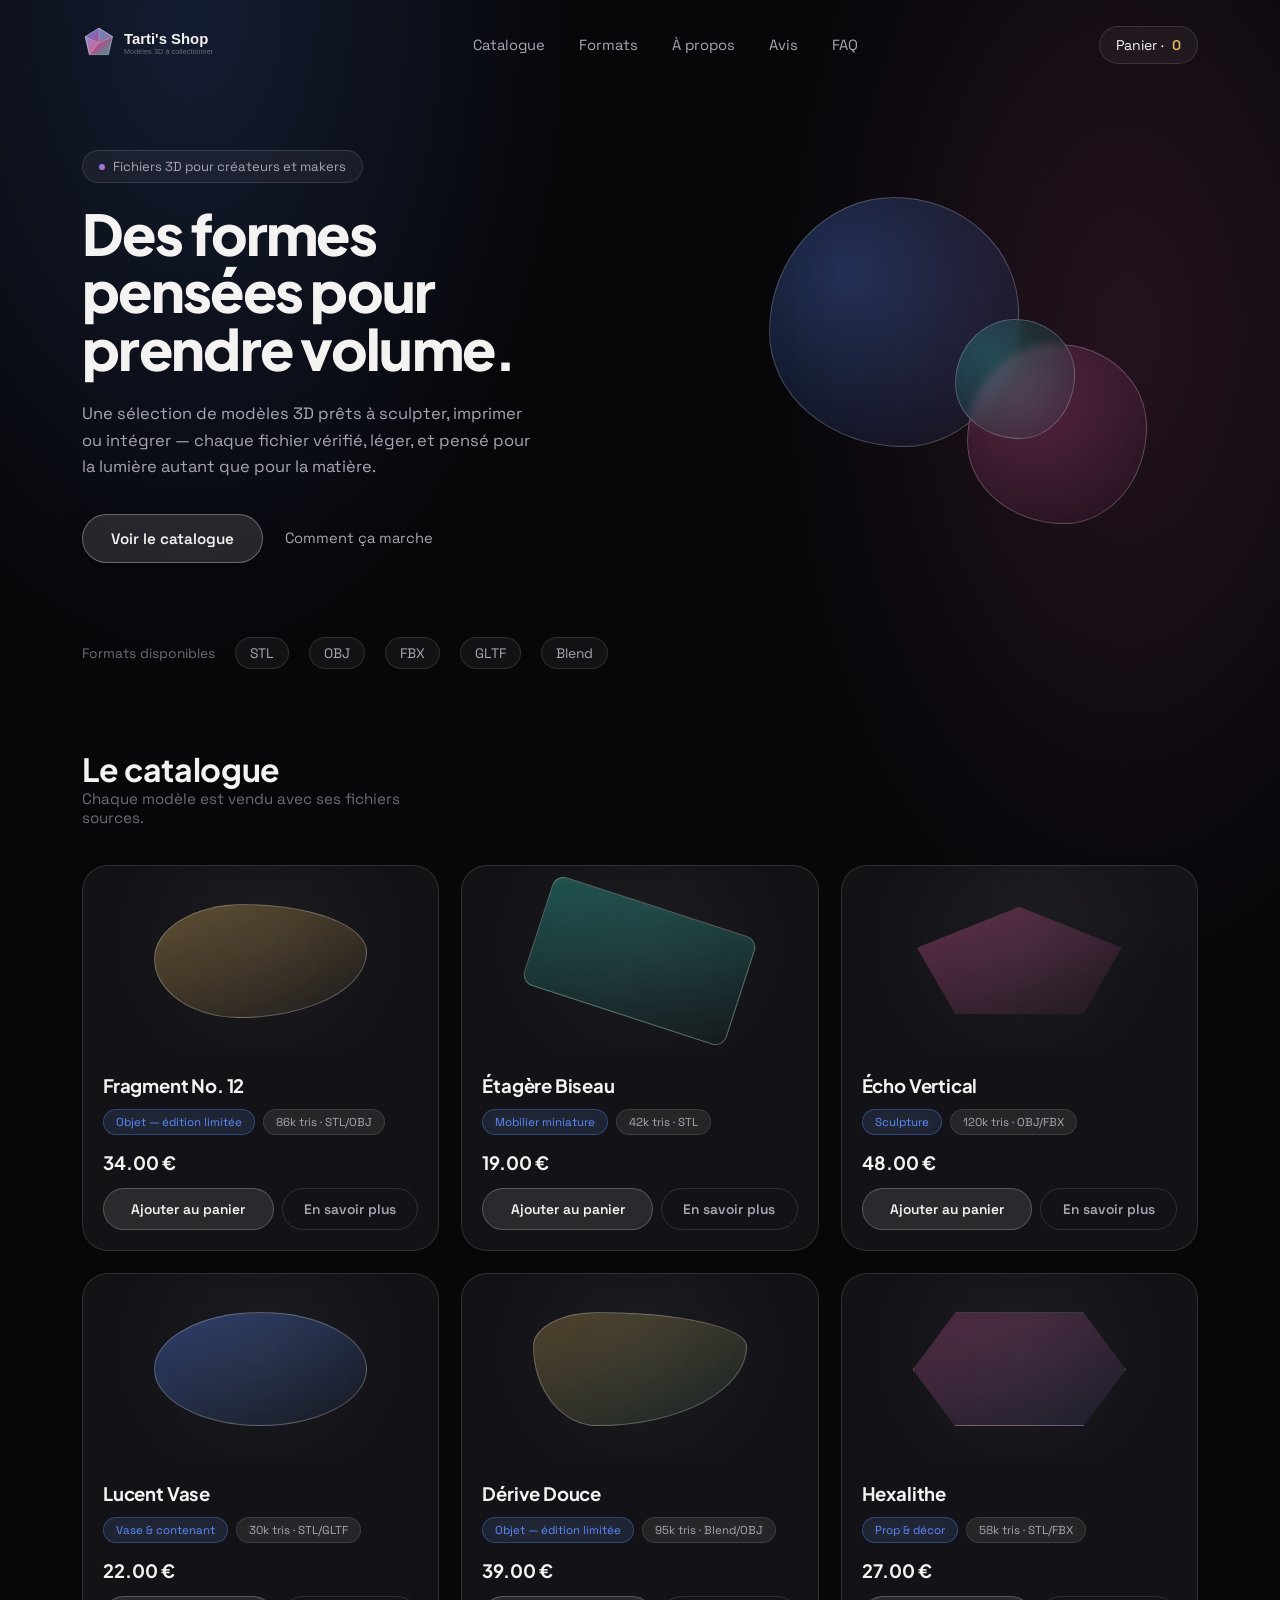
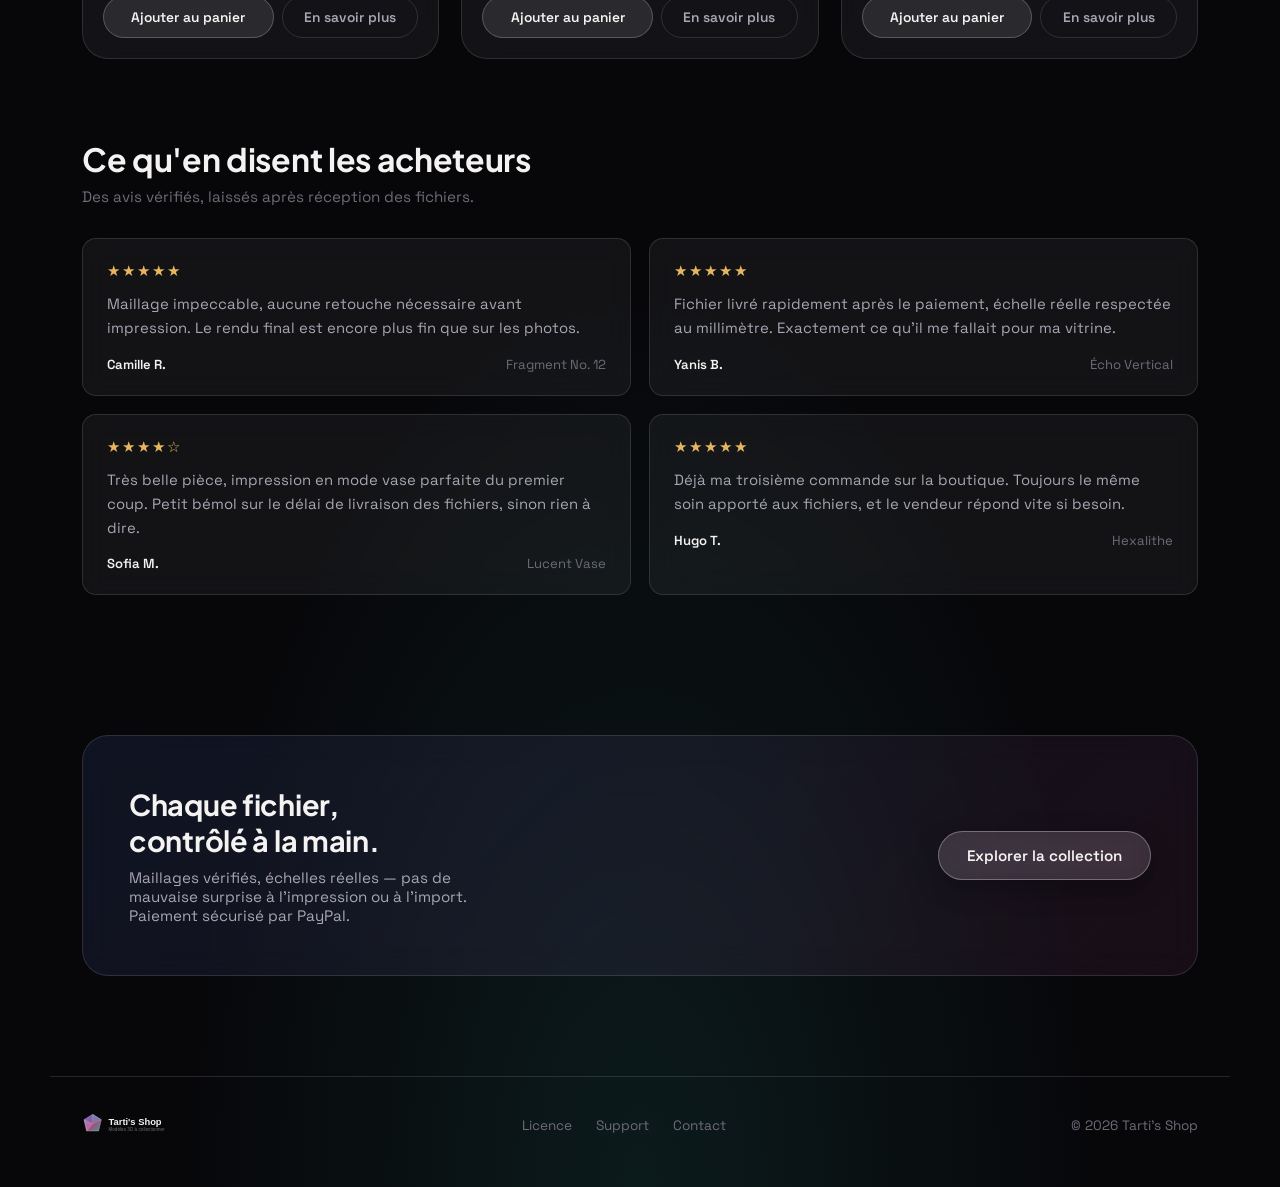
<file: index.html>
<!DOCTYPE html>
<html lang="fr">
<head>
<meta charset="UTF-8">
<meta name="viewport" content="width=device-width, initial-scale=1.0">
<title>Tarti's Shop — Modèles 3D</title>
<meta name="description" content="Modèles 3D à télécharger : sculptures, objets et props prêts pour l'impression ou l'intégration.">
<link rel="icon" href="assets/icon.svg" type="image/svg+xml">

<link rel="preconnect" href="https://fonts.googleapis.com">
<link rel="preconnect" href="https://fonts.gstatic.com" crossorigin>
<link href="https://fonts.googleapis.com/css2?family=Plus+Jakarta+Sans:wght@500;600;700;800&family=Space+Grotesk:wght@400;500;600&display=swap" rel="stylesheet">
<link rel="stylesheet" href="css/style.css">
</head>
<body>

  <nav>
    <a href="#" class="logo-link"><img src="assets/logo.svg" alt="Tarti's Shop"></a>
    <div class="nav-links">
      <a href="#catalogue">Catalogue</a>
      <a href="#formats">Formats</a>
      <a href="#a-propos">À propos</a>
      <a href="#avis">Avis</a>
      <a href="faq.html">FAQ</a>
    </div>
    <button class="cart-btn" id="cart-toggle">
      Panier · <span id="cart-count">0</span>
    </button>
  </nav>

  <header class="hero">
    <div>
      <div class="eyebrow">Fichiers 3D pour créateurs et makers</div>
      <h1>Des formes pensées pour prendre volume.</h1>
      <p>Une sélection de modèles 3D prêts à sculpter, imprimer ou intégrer — chaque fichier vérifié, léger, et pensé pour la lumière autant que pour la matière.</p>
      <div class="hero-actions">
        <a href="#catalogue" class="btn-primary">Voir le catalogue</a>
        <a href="#a-propos" class="btn-ghost">Comment ça marche</a>
      </div>
    </div>
    <div class="hero-visual">
      <div class="prism p1"></div>
      <div class="prism p2"></div>
      <div class="prism p3"></div>
    </div>
  </header>

  <div class="formats" id="formats">
    <span>Formats disponibles</span>
    <span class="tag">STL</span>
    <span class="tag">OBJ</span>
    <span class="tag">FBX</span>
    <span class="tag">GLTF</span>
    <span class="tag">Blend</span>
  </div>

  <section class="catalog" id="catalogue">
    <div class="catalog-head">
      <div>
        <h2>Le catalogue</h2>
        <p>Chaque modèle est vendu avec ses fichiers sources.</p>
      </div>
    </div>
    <div class="grid" id="catalog-grid"><!-- généré par js/cart.js --></div>
  </section>

  <section class="reviews" id="avis">
    <div class="reviews-head">
      <h2>Ce qu'en disent les acheteurs</h2>
      <p>Des avis vérifiés, laissés après réception des fichiers.</p>
    </div>
    <div class="reviews-grid" id="reviews-grid"><!-- généré par js/reviews.js --></div>
  </section>

  <section class="cta-strip" id="a-propos">
    <div class="cta-panel">
      <div>
        <h2>Chaque fichier, contrôlé à la main.</h2>
        <p>Maillages vérifiés, échelles réelles — pas de mauvaise surprise à l'impression ou à l'import. Paiement sécurisé par PayPal.</p>
      </div>
      <a href="#catalogue" class="btn-primary">Explorer la collection</a>
    </div>
  </section>

  <footer>
    <img src="assets/logo.svg" alt="Tarti's Shop">
    <div class="foot-links">
      <a href="#">Licence</a>
      <a href="#">Support</a>
      <a href="#">Contact</a>
    </div>
    <div>© 2026 Tarti's Shop</div>
  </footer>

  <!-- ---------- PANIER ---------- -->
  <div class="overlay" id="overlay"></div>
  <aside class="drawer" id="drawer">
    <div class="drawer-head">
      <h2>Votre panier</h2>
      <button class="close-btn" id="close-drawer" aria-label="Fermer">×</button>
    </div>
    <div id="cart-items"><!-- généré par js/cart.js --></div>
    <div class="drawer-foot">
      <div class="total-row">
        <span>Total</span>
        <span class="amount" id="cart-total">0.00 €</span>
      </div>
      <a href="checkout.html" class="btn-buy" id="go-to-checkout" style="display:block; text-align:center; width:100%;" onclick="return !this.classList.contains('is-disabled');">Passer commande</a>
      <p class="checkout-note">Paiement sécurisé, traité directement sur le site via PayPal.</p>
    </div>
  </aside>

  <!-- ---------- FICHE PRODUIT ("En savoir plus") ---------- -->
  <div class="overlay" id="product-overlay"></div>
  <div class="modal" id="product-modal">
    <button class="close-btn modal-close" id="close-modal" aria-label="Fermer" onclick="closeProductModal()">×</button>
    <div class="modal-visual" id="modal-visual"></div>
    <div class="modal-nav" id="modal-nav">
      <button aria-label="Photo précédente" onclick="shiftModalImage(-1)">‹</button>
      <div class="modal-dots" id="modal-dots"></div>
      <button aria-label="Photo suivante" onclick="shiftModalImage(1)">›</button>
    </div>
    <div class="modal-body">
      <span class="pill pill-accent" id="modal-category"></span>
      <h2 id="modal-name"></h2>
      <p class="modal-specs" id="modal-specs"></p>
      <p class="modal-description" id="modal-description"></p>
      <div class="modal-foot">
        <span class="price" id="modal-price"></span>
        <button class="add-btn" id="modal-add-btn">Ajouter au panier</button>
      </div>
    </div>
  </div>

  <div id="toast"></div>

  <script src="js/products.js"></script>
  <script src="js/cart.js"></script>
  <script src="js/product-modal.js"></script>
  <script src="js/reviews.js"></script>
</body>
</html>
</file>
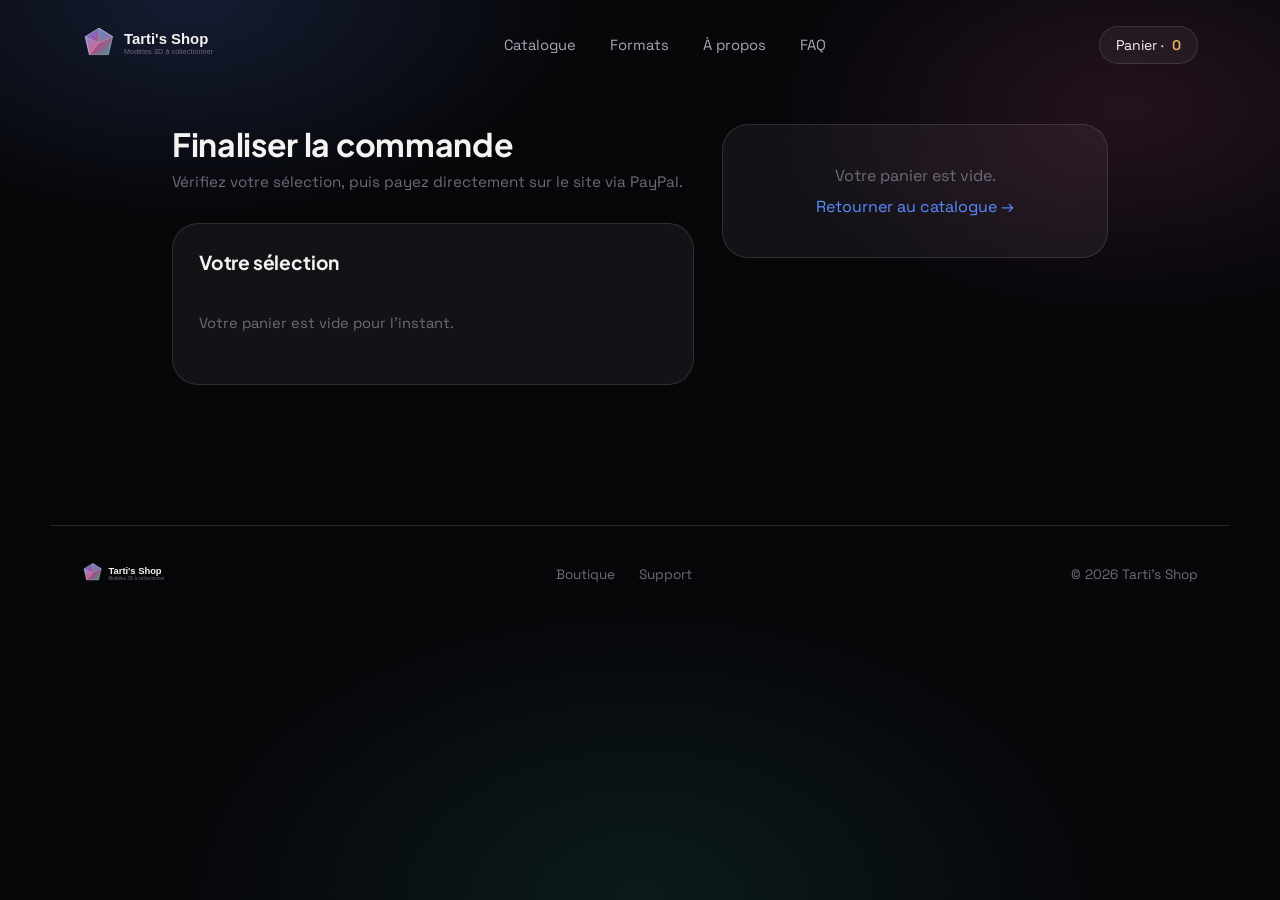
<file: checkout.html>
<!DOCTYPE html>
<html lang="fr">
<head>
<meta charset="UTF-8">
<meta name="viewport" content="width=device-width, initial-scale=1.0">
<title>Paiement — Tarti's Shop</title>
<link rel="icon" href="assets/icon.svg" type="image/svg+xml">

<link rel="preconnect" href="https://fonts.googleapis.com">
<link rel="preconnect" href="https://fonts.gstatic.com" crossorigin>
<link href="https://fonts.googleapis.com/css2?family=Plus+Jakarta+Sans:wght@500;600;700;800&family=Space+Grotesk:wght@400;500;600&display=swap" rel="stylesheet">
<link rel="stylesheet" href="css/style.css">
</head>
<body>

  <nav>
    <a href="index.html" class="logo-link"><img src="assets/logo.svg" alt="Tarti's Shop"></a>
    <div class="nav-links">
      <a href="index.html#catalogue">Catalogue</a>
      <a href="index.html#formats">Formats</a>
      <a href="index.html#a-propos">À propos</a>
      <a href="faq.html">FAQ</a>
    </div>
    <a href="index.html" class="cart-btn">Panier · <span id="cart-count">0</span></a>
  </nav>

  <main class="checkout-page">
    <div>
      <h1 class="checkout-title">Finaliser la commande</h1>
      <p class="checkout-sub">Vérifiez votre sélection, puis payez directement sur le site via PayPal.</p>

      <div class="panel">
        <h2>Votre sélection</h2>
        <div id="checkout-items"><!-- généré par js/cart.js --></div>
      </div>
    </div>

    <div>
      <div class="panel payment-panel" id="payment-panel">
        <h2>Paiement</h2>
        <div class="summary-row">
          <span>Sous-total</span>
          <span id="checkout-subtotal">0.00 €</span>
        </div>
        <div class="summary-row total">
          <span>Total</span>
          <span class="amount" id="checkout-total">0.00 €</span>
        </div>

        <div class="order-ref">Référence de commande : <strong id="order-id">—</strong></div>

        <label class="field-label" for="buyer-email">Votre e-mail (pour recevoir les fichiers)</label>
        <input type="email" id="buyer-email" class="field-input" placeholder="vous@exemple.com" required>

        <button class="btn-copy" id="copy-recap-btn" type="button">Copier le récapitulatif de commande</button>
        <button class="btn-buy pay-btn" id="pay-paypal-btn" type="button">Payer avec PayPal</button>

        <p class="checkout-note">Vous allez être redirigé·e vers PayPal avec le montant déjà rempli. Collez le récapitulatif copié dans le champ note du paiement, puis validez.</p>

        <div class="payment-confirm-note" id="payment-confirm-note">
          Paiement lancé sur PayPal ✓ — une fois le virement confirmé, vos fichiers vous seront envoyés à l'adresse indiquée. Gardez la référence <strong id="order-id-echo"></strong> sous la main en cas de question.
        </div>
      </div>

      <div class="panel empty-checkout" id="empty-checkout" style="display:none;">
        <p>Votre panier est vide.</p>
        <p style="margin-top:10px;"><a href="index.html#catalogue">Retourner au catalogue →</a></p>
      </div>
    </div>
  </main>

  <footer>
    <img src="assets/logo.svg" alt="Tarti's Shop">
    <div class="foot-links">
      <a href="index.html">Boutique</a>
      <a href="#">Support</a>
    </div>
    <div>© 2026 Tarti's Shop</div>
  </footer>

  <div id="toast"></div>

  <script src="js/products.js"></script>
  <script src="js/cart.js"></script>
  <script src="js/paiement.js"></script>
</body>
</html>
</file>
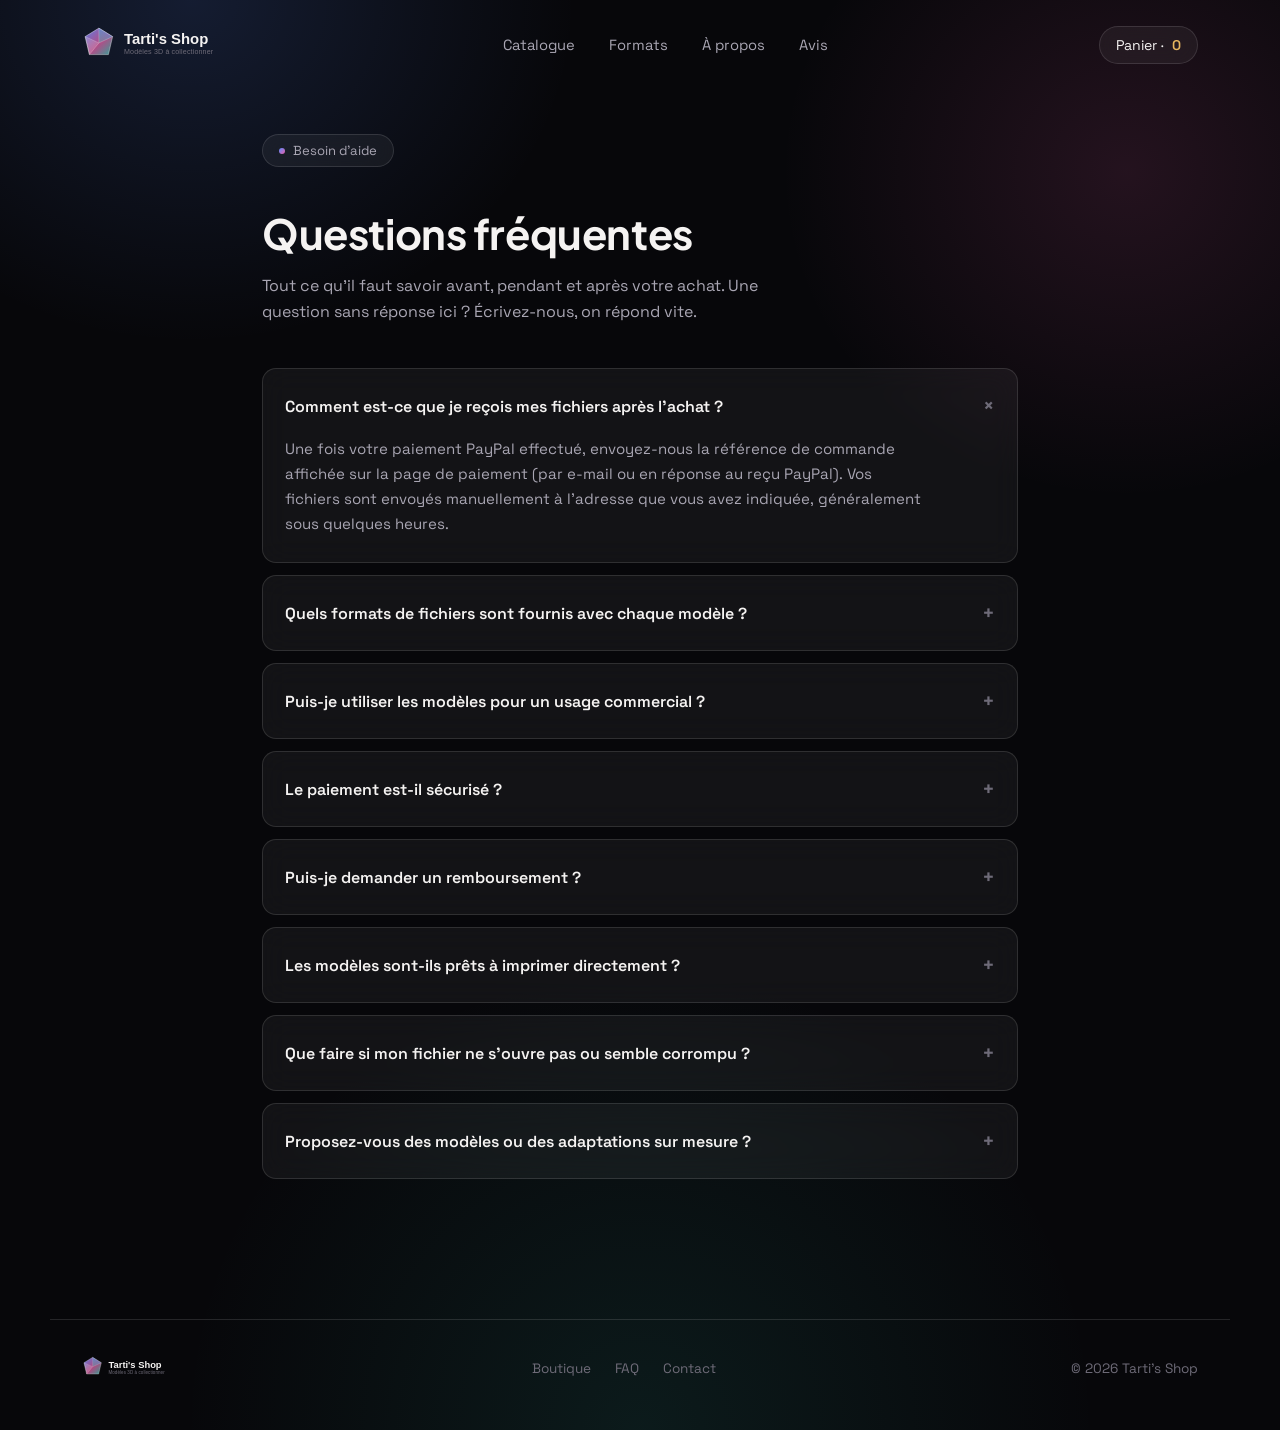
<file: faq.html>
<!DOCTYPE html>
<html lang="fr">
<head>
<meta charset="UTF-8">
<meta name="viewport" content="width=device-width, initial-scale=1.0">
<title>FAQ — Tarti's Shop</title>
<meta name="description" content="Questions fréquentes sur les fichiers, le paiement et la livraison de Tarti's Shop.">
<link rel="icon" href="assets/icon.svg" type="image/svg+xml">

<link rel="preconnect" href="https://fonts.googleapis.com">
<link rel="preconnect" href="https://fonts.gstatic.com" crossorigin>
<link href="https://fonts.googleapis.com/css2?family=Plus+Jakarta+Sans:wght@500;600;700;800&family=Space+Grotesk:wght@400;500;600&display=swap" rel="stylesheet">
<link rel="stylesheet" href="css/style.css">
</head>
<body>

  <nav>
    <a href="index.html" class="logo-link"><img src="assets/logo.svg" alt="Tarti's Shop"></a>
    <div class="nav-links">
      <a href="index.html#catalogue">Catalogue</a>
      <a href="index.html#formats">Formats</a>
      <a href="index.html#a-propos">À propos</a>
      <a href="index.html#avis">Avis</a>
    </div>
    <a href="index.html" class="cart-btn">Panier · <span id="cart-count">0</span></a>
  </nav>

  <main class="faq-page">
    <div class="faq-head">
      <div class="eyebrow">Besoin d'aide</div>
      <h1>Questions fréquentes</h1>
      <p>Tout ce qu'il faut savoir avant, pendant et après votre achat. Une question sans réponse ici ? Écrivez-nous, on répond vite.</p>
    </div>

    <div class="faq-list">

      <details class="faq-item" open>
        <summary>Comment est-ce que je reçois mes fichiers après l'achat ?</summary>
        <div class="faq-answer">
          <p>Une fois votre paiement PayPal effectué, envoyez-nous la référence de commande affichée sur la page de paiement (par e-mail ou en réponse au reçu PayPal). Vos fichiers sont envoyés manuellement à l'adresse que vous avez indiquée, généralement sous quelques heures.</p>
        </div>
      </details>

      <details class="faq-item">
        <summary>Quels formats de fichiers sont fournis avec chaque modèle ?</summary>
        <div class="faq-answer">
          <p>Cela dépend du modèle : STL, OBJ, FBX, glTF ou Blend selon les cas. Les formats disponibles pour chaque fichier sont indiqués sur sa fiche, dans le catalogue et dans sa page détaillée.</p>
        </div>
      </details>

      <details class="faq-item">
        <summary>Puis-je utiliser les modèles pour un usage commercial ?</summary>
        <div class="faq-answer">
          <p>L'usage personnel est toujours inclus. Pour un usage commercial (revente d'impressions, intégration dans un projet client, etc.), contactez-nous avant achat : la licence peut varier selon le modèle.</p>
        </div>
      </details>

      <details class="faq-item">
        <summary>Le paiement est-il sécurisé ?</summary>
        <div class="faq-answer">
          <p>Le paiement est traité directement par PayPal : nous ne recevons ni ne stockons jamais vos coordonnées bancaires. Vous êtes redirigé·e vers PayPal avec le montant déjà rempli, il ne reste qu'à confirmer.</p>
        </div>
      </details>

      <details class="faq-item">
        <summary>Puis-je demander un remboursement ?</summary>
        <div class="faq-answer">
          <p>S'agissant de fichiers numériques livrés immédiatement après paiement, les remboursements ne sont pas proposés par défaut. En cas de fichier corrompu ou non conforme à sa description, contactez-nous : nous corrigeons ou remboursons selon le cas.</p>
        </div>
      </details>

      <details class="faq-item">
        <summary>Les modèles sont-ils prêts à imprimer directement ?</summary>
        <div class="faq-answer">
          <p>Oui, chaque maillage est vérifié et à l'échelle réelle avant mise en vente. Selon votre imprimante et vos réglages, un léger ajustement des supports peut rester nécessaire — c'est indiqué sur la fiche si le modèle en a besoin.</p>
        </div>
      </details>

      <details class="faq-item">
        <summary>Que faire si mon fichier ne s'ouvre pas ou semble corrompu ?</summary>
        <div class="faq-answer">
          <p>Contactez-nous avec votre référence de commande et le logiciel utilisé : nous vous renvoyons le fichier ou un export dans un autre format sans frais supplémentaire.</p>
        </div>
      </details>

      <details class="faq-item">
        <summary>Proposez-vous des modèles ou des adaptations sur mesure ?</summary>
        <div class="faq-answer">
          <p>Ponctuellement, oui. Décrivez-nous votre besoin par e-mail (dimensions, usage, référence visuelle) et nous vous indiquerons si c'est réalisable et à quel tarif.</p>
        </div>
      </details>

    </div>
  </main>

  <footer>
    <img src="assets/logo.svg" alt="Tarti's Shop">
    <div class="foot-links">
      <a href="index.html">Boutique</a>
      <a href="faq.html">FAQ</a>
      <a href="#">Contact</a>
    </div>
    <div>© 2026 Tarti's Shop</div>
  </footer>

  <script src="js/products.js"></script>
  <script src="js/cart.js"></script>

</body>
</html>
</file>
<file: css/style.css>
:root{
  --ink: #F5F3F2;
  --ink-dim: #A9A6B3;
  --ink-faint: #6E6B78;

  --glass: rgba(255,255,255,0.05);
  --glass-strong: rgba(255,255,255,0.09);
  --glass-border: rgba(255,255,255,0.12);
  --glass-border-strong: rgba(255,255,255,0.22);

  --blue: #5B8CFF;
  --magenta: #E85FA8;
  --teal: #35C7B4;
  --amber: #E7B75F;

  --radius-lg: 26px;
  --radius-sm: 14px;
}

*{ margin:0; padding:0; box-sizing:border-box; }
html{ scroll-behavior:smooth; }

body{
  font-family:'Space Grotesk', sans-serif;
  color: var(--ink);
  min-height:100vh;
  background:
    radial-gradient(50% 40% at 15% 0%, rgba(91,140,255,0.16), transparent 60%),
    radial-gradient(45% 38% at 88% 12%, rgba(232,95,168,0.13), transparent 60%),
    radial-gradient(55% 50% at 50% 100%, rgba(53,199,180,0.10), transparent 65%),
    #07070A;
}

h1,h2,h3,.display{
  font-family:'Plus Jakarta Sans', sans-serif;
  font-weight:700;
  letter-spacing:-0.01em;
}

a{ color:inherit; text-decoration:none; }
button{ font-family:inherit; border:none; cursor:pointer; background:none; color:inherit; }

/* ---------- NAV ---------- */
nav{
  display:flex; align-items:center; justify-content:space-between;
  max-width:1180px; margin:0 auto; padding:26px 32px 0;
}
.logo-link img{ height:38px; display:block; }
.nav-links{ display:flex; gap:34px; font-size:0.92rem; color:var(--ink-dim); }
.nav-links a:hover{ color:var(--ink); }

.cart-btn{
  display:flex; align-items:center; gap:8px;
  background:var(--glass);
  border:1px solid var(--glass-border);
  padding:9px 16px;
  border-radius:100px;
  font-size:0.88rem;
  backdrop-filter: blur(14px);
  -webkit-backdrop-filter: blur(14px);
}
.cart-btn:hover{ background:var(--glass-strong); border-color:var(--glass-border-strong); }
#cart-count{ font-weight:600; color:var(--amber); }

/* ---------- HERO ---------- */
.hero{
  max-width:1180px; margin:0 auto; padding:86px 32px 74px;
  display:grid; grid-template-columns:1.05fr 0.95fr; gap:40px; align-items:center;
}
.eyebrow{
  display:inline-flex; align-items:center; gap:8px;
  font-size:0.82rem; color:var(--ink-dim); margin-bottom:22px;
  background:var(--glass); border:1px solid var(--glass-border);
  padding:7px 16px; border-radius:100px;
  backdrop-filter: blur(12px); -webkit-backdrop-filter: blur(12px);
}
.eyebrow::before{
  content:""; width:6px; height:6px; border-radius:50%;
  background: linear-gradient(135deg, var(--blue), var(--magenta));
  flex-shrink:0;
}
.hero h1{ font-size:clamp(2.5rem,4.4vw,4.1rem); line-height:1.02; max-width:12ch; color:var(--ink); font-weight:800; letter-spacing:-0.03em; }
.hero p{ margin-top:24px; max-width:42ch; color:var(--ink-dim); font-size:1.03rem; line-height:1.6; }
.hero-actions{ margin-top:34px; display:flex; gap:16px; align-items:center; }

.btn-primary{
  background: rgba(255,255,255,0.12);
  border: 1px solid rgba(255,255,255,0.3);
  backdrop-filter: blur(16px); -webkit-backdrop-filter: blur(16px);
  color: var(--ink); padding:14px 28px; border-radius:100px;
  font-weight:600; font-size:0.95rem; display:inline-block;
  transition:transform .25s ease, box-shadow .25s ease, background .25s ease;
  box-shadow:0 10px 26px rgba(0,0,0,0.25);
}
.btn-primary:hover{ transform:translateY(-2px); background: rgba(255,255,255,0.18); box-shadow:0 14px 32px rgba(0,0,0,0.3); }
.btn-primary:disabled, .btn-primary.is-disabled, .btn-buy.is-disabled{ opacity:0.4; cursor:not-allowed; transform:none; box-shadow:none; pointer-events:none; }

.btn-buy{
  background: rgba(91,140,255,0.16);
  border: 1px solid rgba(91,140,255,0.4);
  backdrop-filter: blur(16px); -webkit-backdrop-filter: blur(16px);
  color: var(--ink); padding:14px 28px; border-radius:100px;
  font-weight:600; font-size:0.95rem; display:inline-block;
  transition:transform .25s ease, box-shadow .25s ease, background .25s ease;
  box-shadow:0 10px 26px rgba(91,140,255,0.12);
}
.btn-buy:hover{ transform:translateY(-2px); background: rgba(91,140,255,0.26); }

.btn-ghost{
  color:var(--ink-dim); font-size:0.92rem; padding:14px 6px; border-bottom:1px solid transparent;
  transition:border-color .2s ease, color .2s ease;
}
.btn-ghost:hover{ color:var(--ink); border-color:var(--glass-border); }

.hero-visual{ position:relative; height:380px; display:flex; align-items:center; justify-content:center; }
.prism{
  position:absolute; border-radius:50% 50% 46% 54% / 54% 46% 54% 46%;
  background:linear-gradient(135deg, rgba(255,255,255,0.10), rgba(255,255,255,0.01));
  border:1px solid var(--glass-border-strong);
  backdrop-filter: blur(4px); -webkit-backdrop-filter: blur(4px);
  animation:float 9s ease-in-out infinite;
}
.prism.p1{ width:250px; height:250px; top:8%; left:16%; background:radial-gradient(circle at 30% 30%, rgba(91,140,255,0.30), rgba(91,140,255,0.02)); }
.prism.p2{ width:180px; height:180px; bottom:6%; right:10%; background:radial-gradient(circle at 30% 30%, rgba(232,95,168,0.28), rgba(232,95,168,0.02)); animation-delay:-3s; }
.prism.p3{ width:120px; height:120px; top:40%; right:24%; background:radial-gradient(circle at 30% 30%, rgba(53,199,180,0.28), rgba(53,199,180,0.02)); animation-delay:-6s; }
@keyframes float{ 0%,100%{ transform:translateY(0) rotate(0);} 50%{ transform:translateY(-16px) rotate(4deg);} }
@media (prefers-reduced-motion: reduce){ .prism{ animation:none; } }

/* ---------- FORMATS ---------- */
.formats{
  max-width:1180px; margin:0 auto; padding:0 32px 80px;
  display:flex; align-items:center; gap:20px; flex-wrap:wrap;
  color:var(--ink-faint); font-size:0.86rem;
}
.formats .tag{
  border:1px solid var(--glass-border); background:var(--glass);
  padding:6px 14px; border-radius:100px; color:var(--ink-dim);
  backdrop-filter: blur(10px);
}

/* ---------- CATALOGUE ---------- */
.catalog{ max-width:1180px; margin:0 auto; padding:0 32px 60px; }
.catalog-head{
  display:flex; justify-content:space-between; align-items:flex-end;
  margin-bottom:38px; gap:20px; flex-wrap:wrap;
}
.catalog-head h2{ font-size:2rem; }
.catalog-head p{ color:var(--ink-faint); font-size:0.95rem; max-width:34ch; }

.grid{ display:grid; grid-template-columns:repeat(3,1fr); gap:22px; }

.card{
  background:var(--glass);
  border:1px solid var(--glass-border);
  border-radius:var(--radius-lg);
  overflow:hidden;
  backdrop-filter: blur(18px) saturate(140%);
  -webkit-backdrop-filter: blur(18px) saturate(140%);
  transition:transform .3s ease, background .3s ease, border-color .3s ease;
  display:flex; flex-direction:column;
}
.card:hover{ transform:translateY(-5px); background:var(--glass-strong); border-color:var(--glass-border-strong); }

.thumb{ height:190px; display:flex; align-items:center; justify-content:center; background:radial-gradient(circle at 50% 40%, rgba(255,255,255,0.04), transparent 70%); }
.thumb .shape{ width:60%; height:60%; border:1px solid rgba(255,255,255,0.25); }
.shape.s1{ border-radius:42% 58% 60% 40% / 48% 42% 58% 52%; background:linear-gradient(155deg, rgba(231,183,95,0.35), rgba(231,183,95,0.03)); }
.shape.s2{ border-radius:12px; transform:rotate(18deg); background:linear-gradient(155deg, rgba(53,199,180,0.35), rgba(53,199,180,0.03)); }
.shape.s3{ clip-path:polygon(50% 2%,98% 38%,80% 96%,20% 96%,2% 38%); background:linear-gradient(155deg, rgba(232,95,168,0.35), rgba(232,95,168,0.03)); }
.shape.s4{ border-radius:50%; background:linear-gradient(155deg, rgba(91,140,255,0.35), rgba(91,140,255,0.03)); }
.shape.s5{ border-radius:30% 70% 70% 30% / 30% 30% 70% 70%; background:linear-gradient(155deg, rgba(231,183,95,0.28), rgba(53,199,180,0.08)); }
.shape.s6{ clip-path:polygon(20% 0,80% 0,100% 50%,80% 100%,20% 100%,0 50%); background:linear-gradient(155deg, rgba(232,95,168,0.28), rgba(91,140,255,0.08)); }

.card-body{ padding:18px 20px 20px; display:flex; flex-direction:column; flex:1; }
.card-body h3{ font-size:1.16rem; font-weight:700; margin-bottom:12px; color:var(--ink); }

.pill-row{ display:flex; flex-wrap:wrap; gap:8px; margin-bottom:16px; }
.pill{
  font-size:0.72rem; padding:5px 12px; border-radius:100px;
  background: var(--glass); border:1px solid var(--glass-border);
  color: var(--ink-dim);
  backdrop-filter: blur(10px); -webkit-backdrop-filter: blur(10px);
}
.pill.pill-accent{ color: var(--blue); border-color: rgba(91,140,255,0.35); background: rgba(91,140,255,0.1); }

.card-meta{ display:flex; justify-content:space-between; align-items:center; margin-top:auto; }
.card-meta .price{ font-family:'Plus Jakarta Sans', sans-serif; font-weight:700; font-size:1.15rem; }

.add-btn{
  margin-top:14px; width:100%; padding:11px; border-radius:100px;
  background:rgba(255,255,255,0.1); border:1px solid rgba(255,255,255,0.22); color:var(--ink); font-size:0.86rem; font-weight:600;
  transition:background .2s ease, border-color .2s ease;
}
.add-btn:hover{ background:rgba(255,255,255,0.14); }
.add-btn.added{ background:rgba(53,199,180,0.22); border-color:rgba(53,199,180,0.5); color:var(--teal); }

/* ---------- CART DRAWER (index.html) ---------- */
.overlay{
  position:fixed; inset:0; background:rgba(0,0,0,0.5);
  opacity:0; pointer-events:none; transition:opacity .3s ease; z-index:40;
}
.overlay.open{ opacity:1; pointer-events:auto; }

.drawer{
  position:fixed; top:0; right:0; height:100vh; width:min(420px, 92vw);
  background:rgba(10,10,14,0.88);
  backdrop-filter: blur(24px) saturate(140%);
  -webkit-backdrop-filter: blur(24px) saturate(140%);
  border-left:1px solid var(--glass-border);
  transform:translateX(100%); transition:transform .35s ease;
  z-index:50; display:flex; flex-direction:column;
}
.drawer.open{ transform:translateX(0); }
.drawer-head{
  display:flex; justify-content:space-between; align-items:center;
  padding:24px 24px 18px; border-bottom:1px solid var(--glass-border);
}
.drawer-head h2{ font-size:1.4rem; }
.close-btn{ font-size:1.4rem; color:var(--ink-dim); }

#cart-items{ flex:1; overflow-y:auto; padding:16px 24px; display:flex; flex-direction:column; gap:14px; }
.cart-empty{ color:var(--ink-faint); font-size:0.92rem; padding:20px 0; }

.cart-item{
  display:flex; gap:12px; align-items:center;
  background:var(--glass); border:1px solid var(--glass-border);
  border-radius:var(--radius-sm); padding:10px 12px;
}
.cart-item .mini-shape{ width:44px; height:44px; border-radius:12px; flex-shrink:0; }
.cart-item .ci-info{ flex:1; }
.cart-item .ci-info .name{ font-size:0.92rem; font-weight:500; color:var(--ink); }
.cart-item .ci-info .price{ font-size:0.82rem; color:var(--ink-faint); }
.qty-controls{ display:flex; align-items:center; gap:8px; }
.qty-controls button{
  width:24px; height:24px; border-radius:50%; background:var(--glass-strong);
  border:1px solid var(--glass-border); font-size:0.9rem;
}
.remove-btn{ color:var(--magenta); font-size:0.78rem; margin-left:8px; }

.drawer-foot{ padding:20px 24px 26px; border-top:1px solid var(--glass-border); }
.total-row{ display:flex; justify-content:space-between; font-size:1.05rem; margin-bottom:16px; }
.total-row .amount{ font-family:'Plus Jakarta Sans', sans-serif; }

.checkout-note{ font-size:0.76rem; color:var(--ink-faint); margin-top:10px; text-align:center; }

/* ---------- CHECKOUT PAGE ---------- */
.checkout-page{
  max-width:1000px; margin:0 auto; padding:60px 32px 100px;
  display:grid; grid-template-columns:1.15fr 0.85fr; gap:28px; align-items:start;
}
.checkout-title{ margin-bottom:8px; }
.checkout-sub{ color:var(--ink-faint); font-size:0.95rem; margin-bottom:32px; }

.panel{
  background:var(--glass); border:1px solid var(--glass-border);
  border-radius:var(--radius-lg);
  backdrop-filter: blur(18px) saturate(140%);
  -webkit-backdrop-filter: blur(18px) saturate(140%);
  padding:26px;
}
.panel h2{ font-size:1.2rem; margin-bottom:20px; }

#checkout-items{ display:flex; flex-direction:column; gap:14px; margin-bottom:6px; }

.summary-row{ display:flex; justify-content:space-between; font-size:0.92rem; color:var(--ink-dim); padding:8px 0; }
.summary-row.total{ font-size:1.15rem; color:var(--ink); border-top:1px solid var(--glass-border); margin-top:8px; padding-top:16px; }
.summary-row.total .amount{ font-family:'Plus Jakarta Sans', sans-serif; }

.payment-panel{ position:sticky; top:24px; }
#paypal-button-container{ min-height:45px; margin-top:18px; }
.empty-checkout{ text-align:center; padding:40px 20px; color:var(--ink-faint); }
.empty-checkout a{ color:var(--blue); }

/* ---------- CTA STRIP ---------- */
.cta-strip{ max-width:1180px; margin:60px auto 0; padding:60px 32px; }
.cta-panel{
  border-radius:var(--radius-lg); border:1px solid var(--glass-border);
  background:linear-gradient(135deg, rgba(91,140,255,0.10), rgba(232,95,168,0.08));
  backdrop-filter: blur(16px); -webkit-backdrop-filter: blur(16px);
  padding:50px 46px; display:flex; justify-content:space-between; align-items:center;
  gap:30px; flex-wrap:wrap;
}
.cta-panel h2{ font-size:1.8rem; max-width:16ch; color:var(--ink); }
.cta-panel p{ color:var(--ink-dim); margin-top:10px; max-width:38ch; font-size:0.95rem; }

/* ---------- FOOTER ---------- */
footer{
  max-width:1180px; margin:40px auto 0; padding:36px 32px 50px;
  display:flex; justify-content:space-between; align-items:center;
  color:var(--ink-faint); font-size:0.85rem; border-top:1px solid var(--glass-border);
  flex-wrap:wrap; gap:16px;
}
footer img{ height:24px; }
footer .foot-links{ display:flex; gap:24px; }
footer .foot-links a:hover{ color:var(--ink-dim); }

/* ---------- TOAST ---------- */
#toast{
  position:fixed; bottom:24px; left:50%; transform:translateX(-50%) translateY(20px);
  background:rgba(255,255,255,0.95); color:#111; padding:12px 22px; border-radius:100px;
  font-size:0.88rem; opacity:0; pointer-events:none; transition:all .3s ease; z-index:60;
}
#toast.show{ opacity:1; transform:translateX(-50%) translateY(0); }

/* ---------- RESPONSIVE ---------- */
@media (max-width:860px){
  .hero{ grid-template-columns:1fr; padding-top:56px; }
  .hero-visual{ height:260px; order:-1; }
  .grid{ grid-template-columns:repeat(2,1fr); }
  .nav-links{ display:none; }
  .checkout-page{ grid-template-columns:1fr; }
  .payment-panel{ position:static; }
}
@media (max-width:540px){
  .grid{ grid-template-columns:1fr; }
  .cta-panel{ flex-direction:column; align-items:flex-start; }
}

a:focus-visible, button:focus-visible{ outline:2px solid var(--blue); outline-offset:3px; }

/* ---------- CARD ACTIONS / THUMB IMAGE ---------- */
.thumb{ cursor:pointer; overflow:hidden; }
.thumb img{ width:100%; height:100%; object-fit:cover; }
.card-actions{ display:flex; gap:8px; margin-top:14px; }
.card-actions .add-btn{ margin-top:0; flex:1.3; }
.more-btn{
  flex:1; padding:11px; border-radius:100px; font-size:0.86rem; font-weight:600;
  background:transparent; border:1px solid var(--glass-border); color:var(--ink-dim);
  transition:border-color .2s ease, color .2s ease, background .2s ease;
}
.more-btn:hover{ color:var(--ink); border-color:var(--glass-border-strong); background:var(--glass); }

/* ---------- PRODUCT MODAL ---------- */
.modal{
  position:fixed; top:50%; left:50%; transform:translate(-50%, -48%) scale(0.97);
  width:min(720px, 92vw); max-height:86vh; overflow-y:auto;
  background:rgba(12,12,16,0.94);
  border:1px solid var(--glass-border-strong);
  border-radius:var(--radius-lg);
  backdrop-filter: blur(26px) saturate(140%);
  -webkit-backdrop-filter: blur(26px) saturate(140%);
  z-index:70; opacity:0; pointer-events:none;
  transition:opacity .25s ease, transform .25s ease;
  box-shadow:0 30px 80px rgba(0,0,0,0.45);
}
.modal.open{ opacity:1; pointer-events:auto; transform:translate(-50%, -50%) scale(1); }
.modal-close{ position:absolute; top:16px; right:18px; z-index:2; font-size:1.5rem; color:var(--ink-dim); }
.modal-close:hover{ color:var(--ink); }

.modal-visual{ height:280px; display:flex; align-items:center; justify-content:center; overflow:hidden; background:radial-gradient(circle at 50% 40%, rgba(255,255,255,0.05), transparent 70%); }
.modal-visual img{ width:100%; height:100%; object-fit:cover; }
.modal-thumb{ height:100%; }
.modal-thumb .shape{ width:46%; height:46%; }

.modal-nav{ display:flex; align-items:center; justify-content:center; gap:16px; padding:14px 0 4px; }
.modal-nav button{
  width:34px; height:34px; border-radius:50%; background:var(--glass); border:1px solid var(--glass-border);
  font-size:1.1rem; display:flex; align-items:center; justify-content:center; color:var(--ink-dim);
  transition:background .2s ease, color .2s ease;
}
.modal-nav button:hover{ background:var(--glass-strong); color:var(--ink); }
.modal-dots{ display:flex; gap:7px; }
.modal-dot{ width:7px; height:7px; border-radius:50%; background:var(--glass-border-strong); }
.modal-dot.active{ background:var(--amber); }

.modal-body{ padding:22px 30px 32px; }
.modal-body h2{ font-size:1.5rem; margin:12px 0 6px; }
.modal-specs{ color:var(--ink-faint); font-size:0.86rem; margin-bottom:16px; }
.modal-description{ color:var(--ink-dim); line-height:1.65; font-size:0.95rem; max-width:56ch; }
.modal-foot{ display:flex; align-items:center; justify-content:space-between; gap:20px; margin-top:26px; }
.modal-foot .price{ font-family:'Plus Jakarta Sans', sans-serif; font-weight:700; font-size:1.3rem; }
.modal-foot .add-btn{ width:auto; padding:12px 26px; }

/* ---------- REVIEWS ---------- */
.reviews{ max-width:1180px; margin:0 auto; padding:20px 32px 20px; }
.reviews-head{ margin-bottom:32px; }
.reviews-head h2{ font-size:2rem; }
.reviews-head p{ color:var(--ink-faint); font-size:0.95rem; margin-top:8px; }
.reviews-grid{ display:grid; grid-template-columns:repeat(2, 1fr); gap:18px; }
.review-card{
  background:var(--glass); border:1px solid var(--glass-border); border-radius:var(--radius-sm);
  padding:22px 24px; backdrop-filter: blur(14px); -webkit-backdrop-filter: blur(14px);
}
.review-stars{ color:var(--amber); letter-spacing:2px; font-size:0.95rem; margin-bottom:12px; }
.review-text{ color:var(--ink-dim); font-size:0.93rem; line-height:1.6; }
.review-foot{ display:flex; justify-content:space-between; align-items:center; margin-top:16px; font-size:0.82rem; }
.review-name{ color:var(--ink); font-weight:600; }
.review-product{ color:var(--ink-faint); }

/* ---------- CHECKOUT PAYMENT PANEL (v2) ---------- */
.order-ref{ font-size:0.84rem; color:var(--ink-faint); margin-top:18px; padding-top:16px; border-top:1px solid var(--glass-border); }
.order-ref strong{ color:var(--ink); }
.field-label{ display:block; font-size:0.82rem; color:var(--ink-dim); margin:16px 0 8px; }
.field-input{
  width:100%; padding:12px 14px; border-radius:12px; font-size:0.92rem;
  background:var(--glass); border:1px solid var(--glass-border); color:var(--ink);
  font-family:inherit;
}
.field-input:focus{ outline:none; border-color:var(--blue); }
.field-input::placeholder{ color:var(--ink-faint); }
.btn-copy{
  width:100%; margin-top:16px; padding:12px; border-radius:100px; font-size:0.86rem; font-weight:600;
  background:var(--glass); border:1px solid var(--glass-border); color:var(--ink-dim);
  transition:background .2s ease, color .2s ease;
}
.btn-copy:hover{ background:var(--glass-strong); color:var(--ink); }
.pay-btn{ width:100%; margin-top:10px; text-align:center; }
.payment-confirm-note{
  margin-top:16px; padding:14px 16px; border-radius:var(--radius-sm); font-size:0.84rem; line-height:1.55;
  background:rgba(53,199,180,0.1); border:1px solid rgba(53,199,180,0.3); color:var(--ink-dim);
  display:none;
}
.payment-confirm-note.show{ display:block; }
.payment-confirm-note strong{ color:var(--teal); }

/* ---------- FAQ PAGE ---------- */
.faq-page{ max-width:820px; margin:0 auto; padding:70px 32px 100px; }
.faq-head{ margin-bottom:44px; }
.faq-head h1{ font-size:clamp(2rem, 3.6vw, 2.6rem); margin:18px 0 14px; }
.faq-head p{ color:var(--ink-dim); max-width:56ch; line-height:1.6; }

.faq-list{ display:flex; flex-direction:column; gap:12px; }
.faq-item{
  background:var(--glass); border:1px solid var(--glass-border); border-radius:var(--radius-sm);
  padding:6px 22px; backdrop-filter: blur(14px); -webkit-backdrop-filter: blur(14px);
}
.faq-item summary{
  cursor:pointer; list-style:none; padding:18px 0; font-weight:600; font-size:1rem; color:var(--ink);
  display:flex; align-items:center; justify-content:space-between; gap:16px;
}
.faq-item summary::-webkit-details-marker{ display:none; }
.faq-item summary::after{
  content:"+"; font-size:1.3rem; color:var(--ink-faint); flex-shrink:0; transition:transform .2s ease;
}
.faq-item[open] summary::after{ transform:rotate(45deg); }
.faq-answer{ padding:0 0 20px; color:var(--ink-dim); font-size:0.94rem; line-height:1.65; max-width:64ch; }

@media (max-width:860px){
  .reviews-grid{ grid-template-columns:1fr; }
  .modal{ width:94vw; }
  .modal-body{ padding:18px 20px 26px; }
}
</file>
